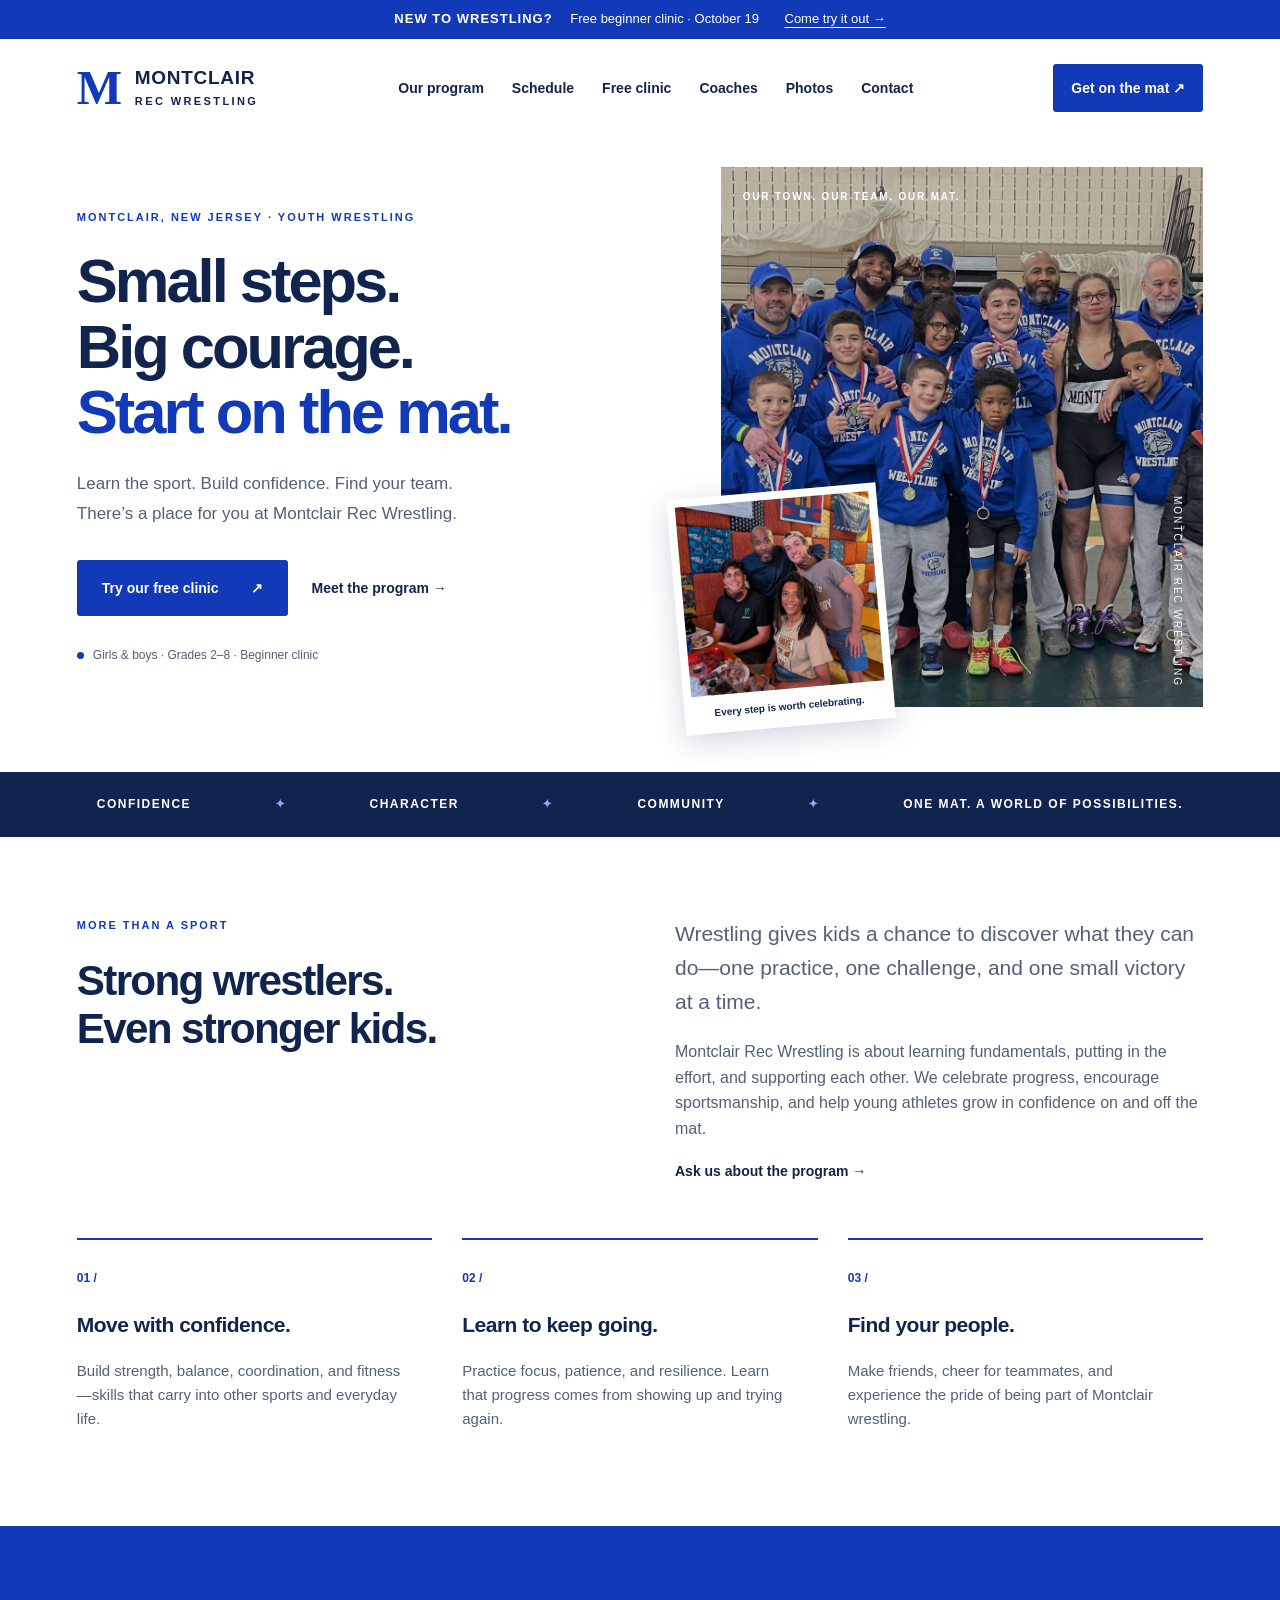
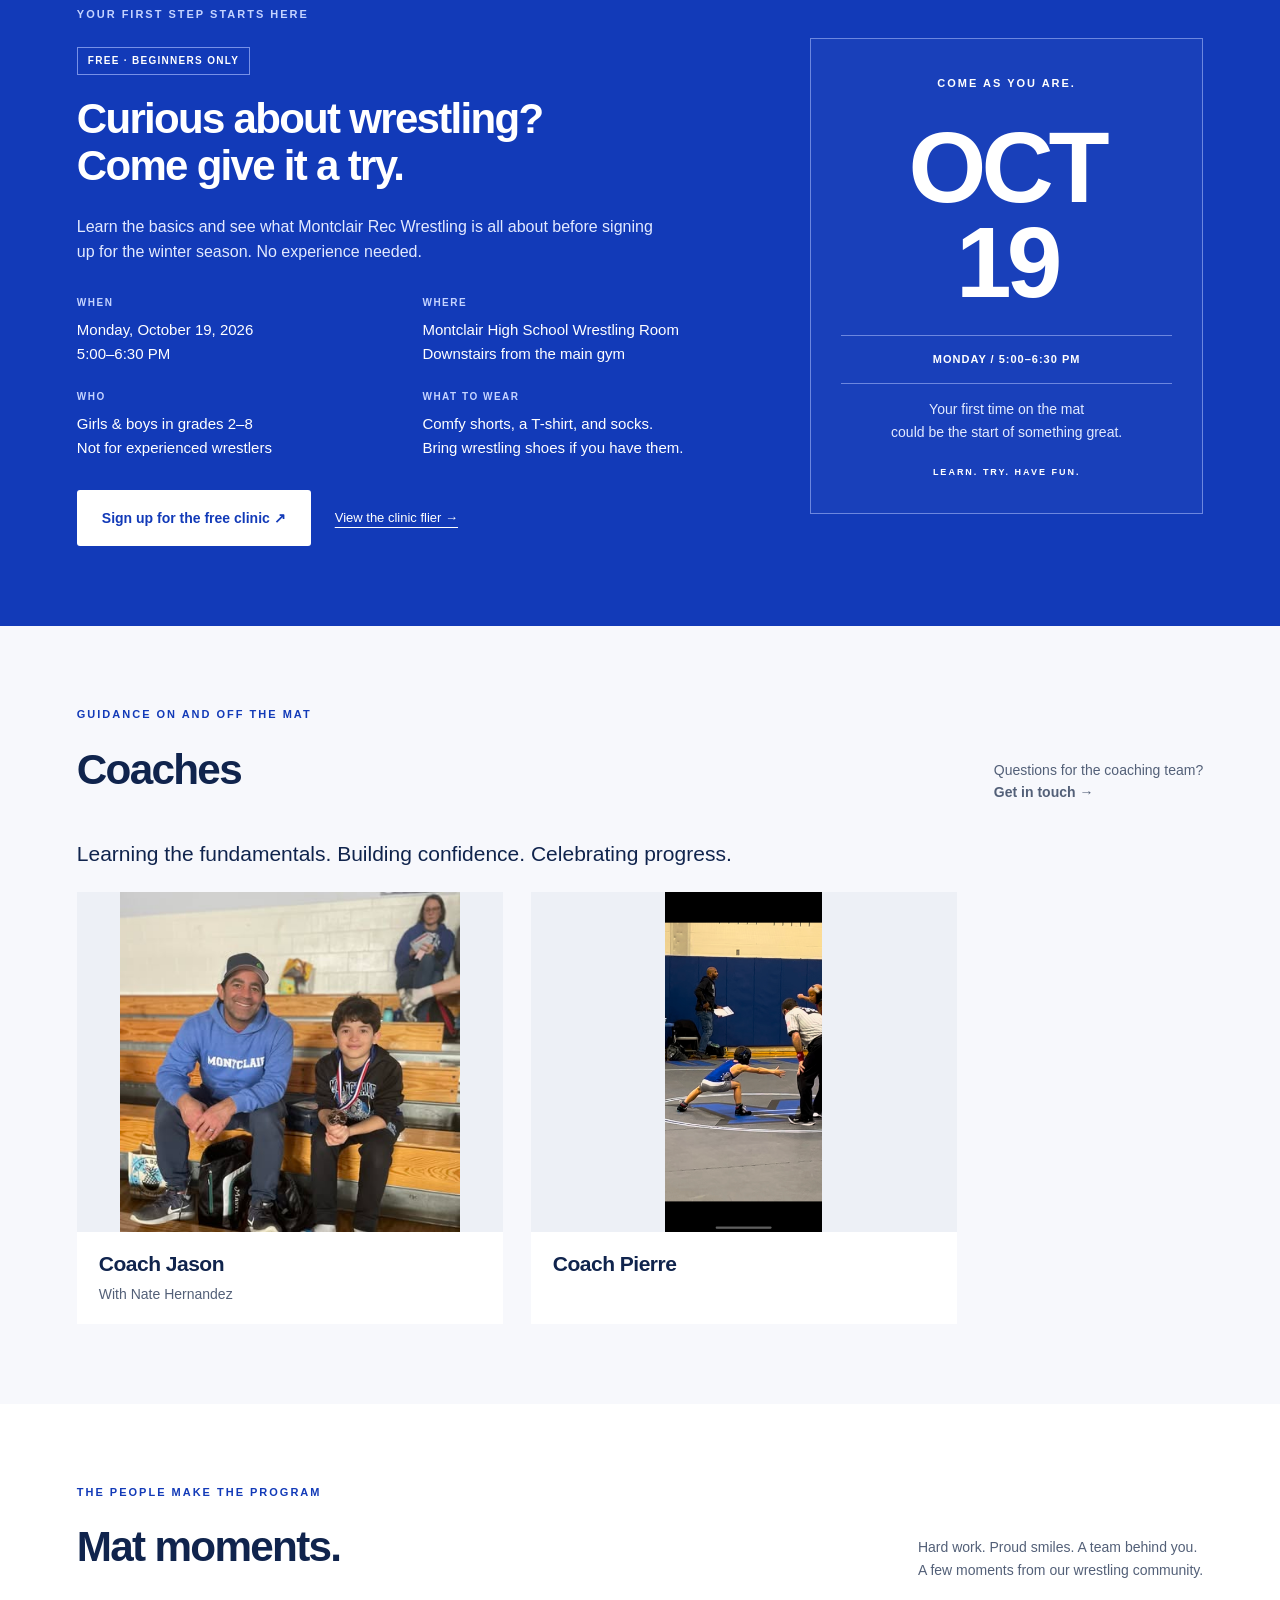
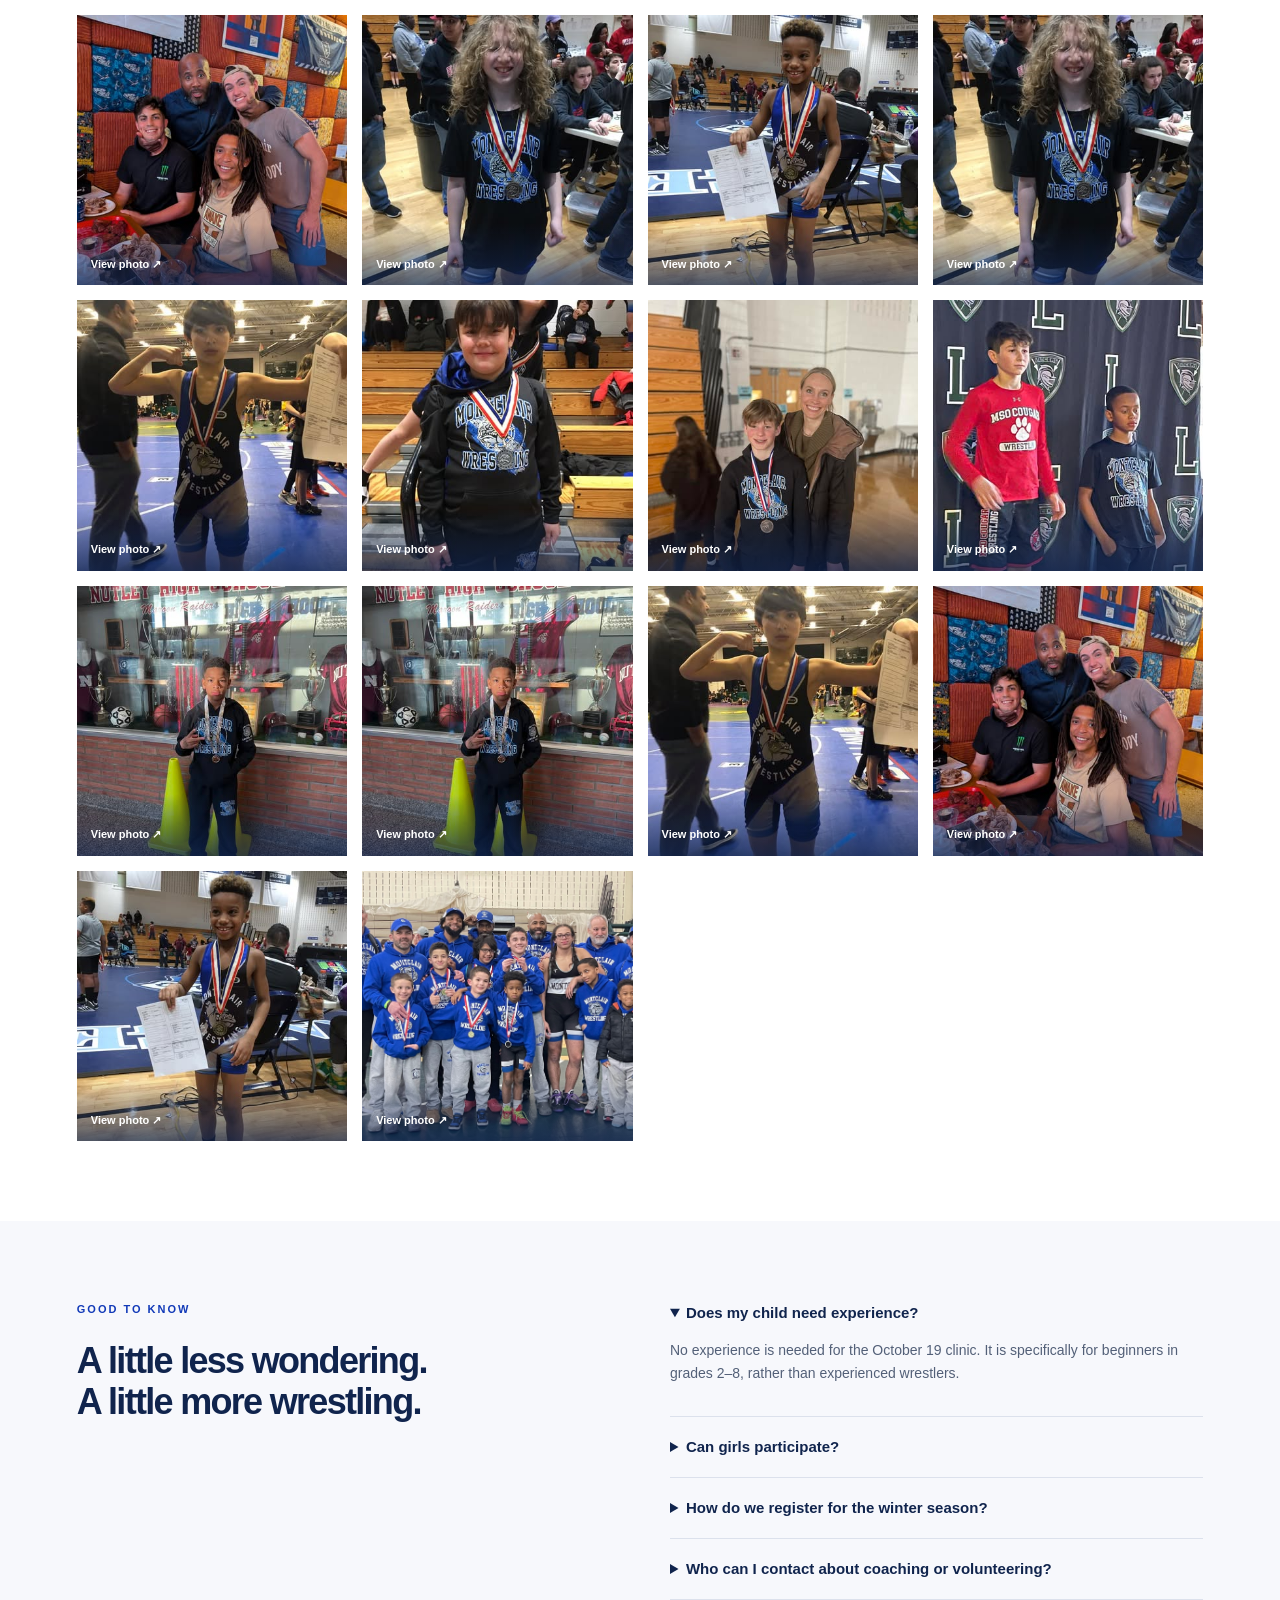
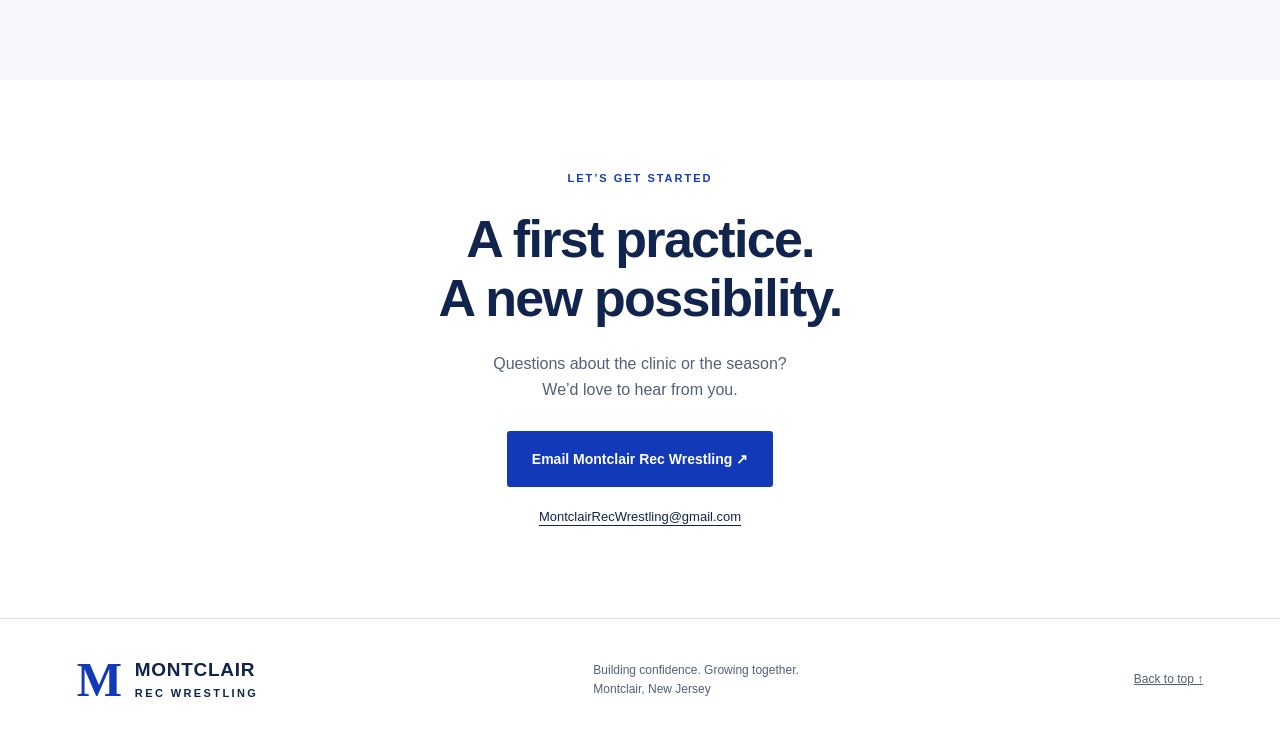
<file: index.html>
<!doctype html>
<html lang="en"><head><meta charset="utf-8"><meta name="viewport" content="width=device-width,initial-scale=1"><title>Montclair Rec Wrestling | Youth Wrestling in Montclair, NJ</title><meta name="description" content="Learn the sport. Find your confidence. Join Montclair Rec Wrestling, and try our free beginner clinic for girls and boys in grades 2–8 on October 19, 2026."><meta name="theme-color" content="#123ab8"><link rel="icon" href="favicon.svg" type="image/svg+xml"><link rel="stylesheet" href="styles.css"><script src="script.js" defer></script><style>.coaches-section{background:var(--paper)}.coach-grid{display:grid;grid-template-columns:repeat(2,minmax(0,1fr));gap:28px;max-width:880px}.coach-grid figure{margin:0;background:white}.coach-grid img{width:100%;height:340px;object-fit:contain;background:#edf0f6}.coach-grid figcaption{padding:18px 22px}.coach-grid h3{margin:0}.coach-grid figcaption p{margin:6px 0 0;color:var(--muted);font-size:14px}header nav{flex-wrap:wrap}@media(max-width:650px){.coach-grid{grid-template-columns:1fr}.coach-grid img{height:300px}}</style></head>
<body><a class="skip" href="#main">Skip to content</a>
<div class="announcement"><span>NEW TO WRESTLING?</span> Free beginner clinic · October 19 <a href="#clinic">Come try it out →</a></div>
<header><a class="brand" href="index.html" aria-label="Montclair Rec Wrestling home"><span class="mark">M</span><span>MONTCLAIR<small>REC WRESTLING</small></span></a><nav aria-label="Main navigation"><a href="program.html">Our program</a><a href="schedule.html" aria-label="View practice schedule">Schedule</a><a href="clinic.html">Free clinic</a><a href="coaches.html">Coaches</a><a href="photos.html">Photos</a><a href="contact.html">Contact</a></nav><a class="button small" href="clinic.html">Get on the mat ↗</a></header><main id="main"><section class="hero"><div class="hero-copy"><p class="eyebrow">MONTCLAIR, NEW JERSEY · YOUTH WRESTLING</p><h1>Small steps.<br>Big courage.<br><em>Start on the mat.</em></h1><p class="lead">Learn the sport. Build confidence. Find your team.<br>There’s a place for you at Montclair Rec Wrestling.</p><div class="actions"><a class="button" href="#clinic">Try our free clinic <span>↗</span></a><a class="text-link" href="#about">Meet the program →</a></div><div class="hero-note"><span class="dot"></span> Girls & boys · Grades 2–8 · Beginner clinic</div></div><div class="hero-art"><img class="gym" src="Team Pic.jpg" alt="Wrestling mats ready for a meet at Montclair High School" width="600" height="720" fetchpriority="high"><div class="image-caption">OUR TOWN. OUR TEAM. OUR MAT.</div><div class="inset"><img src="photo-02.jpg" alt="A Montclair wrestler and coach celebrating together" width="250" height="250"><span>Every step is worth celebrating.</span></div><span class="vertical">MONTCLAIR REC WRESTLING</span></div></section>
<div class="values-strip"><span>CONFIDENCE</span><i>✦</i><span>CHARACTER</span><i>✦</i><span>COMMUNITY</span><i>✦</i><span>ONE MAT. A WORLD OF POSSIBILITIES.</span></div>
<section id="about" class="section about"><div><p class="eyebrow">MORE THAN A SPORT</p><h2>Strong wrestlers.<br>Even stronger kids.</h2></div><div><p class="large-copy">Wrestling gives kids a chance to discover what they can do—one practice, one challenge, and one small victory at a time.</p><p>Montclair Rec Wrestling is about learning fundamentals, putting in the effort, and supporting each other. We celebrate progress, encourage sportsmanship, and help young athletes grow in confidence on and off the mat.</p><a class="text-link" href="#contact">Ask us about the program →</a></div></section>
<section class="benefits section" aria-label="Benefits of wrestling"><article><span class="number">01 /</span><h3>Move with confidence.</h3><p>Build strength, balance, coordination, and fitness—skills that carry into other sports and everyday life.</p></article><article><span class="number">02 /</span><h3>Learn to keep going.</h3><p>Practice focus, patience, and resilience. Learn that progress comes from showing up and trying again.</p></article><article><span class="number">03 /</span><h3>Find your people.</h3><p>Make friends, cheer for teammates, and experience the pride of being part of Montclair wrestling.</p></article></section>
<section id="clinic" class="clinic section"><div class="clinic-main"><p class="eyebrow">YOUR FIRST STEP STARTS HERE</p><div class="pill">FREE · BEGINNERS ONLY</div><h2>Curious about wrestling?<br>Come give it a try.</h2><p>Learn the basics and see what Montclair Rec Wrestling is all about before signing up for the winter season. No experience needed.</p><dl class="event-details"><div><dt>WHEN</dt><dd>Monday, October 19, 2026<br>5:00–6:30 PM</dd></div><div><dt>WHERE</dt><dd>Montclair High School Wrestling Room<br>Downstairs from the main gym</dd></div><div><dt>WHO</dt><dd>Girls & boys in grades 2–8<br>Not for experienced wrestlers</dd></div><div><dt>WHAT TO WEAR</dt><dd>Comfy shorts, a T-shirt, and socks.<br>Bring wrestling shoes if you have them.</dd></div></dl><div class="actions"><a class="button white" href="https://tools.signupgenius.com/c/montclair-rec-wrestling-clinic" target="_blank" rel="noopener noreferrer">Sign up for the free clinic ↗</a><a class="flyer-link" href="Clinic%20Flier.jpg" target="_blank" rel="noopener">View the clinic flier →</a></div></div><aside class="date-card"><span>COME AS YOU ARE.</span><strong>OCT<br>19</strong><div>MONDAY / 5:00–6:30 PM</div><p>Your first time on the mat<br>could be the start of something great.</p><span class="card-bottom">LEARN. TRY. HAVE FUN.</span></aside></section>
<section id="coaches" class="section coaches-section" aria-labelledby="coaches-title"><div class="section-heading"><div><p class="eyebrow">GUIDANCE ON AND OFF THE MAT</p><h2 id="coaches-title">Coaches</h2></div><p>Questions for the coaching team?<br><a class="text-link" href="mailto:MontclairRecWrestling@gmail.com?subject=Question%20for%20the%20coaches">Get in touch →</a></p></div><p class="large-copy">Learning the fundamentals. Building confidence. Celebrating progress.</p><div class="coach-grid"><figure><a href="Coach%20Jason%20and%20Nate%20Hernandez.jpg" data-photo><img src="Coach%20Jason%20and%20Nate%20Hernandez.jpg" alt="Coach Jason and Nate Hernandez" loading="lazy"></a><figcaption><h3>Coach Jason</h3><p>With Nate Hernandez</p></figcaption></figure><figure><a href="Coach%20Pierre.jpg" data-photo><img src="Coach%20Pierre.jpg" alt="Coach Pierre" loading="lazy"></a><figcaption><h3>Coach Pierre</h3></figcaption></figure></div></section>
<section id="photos" class="section gallery-section"><div class="section-heading"><div><p class="eyebrow">THE PEOPLE MAKE THE PROGRAM</p><h2>Mat moments.</h2></div><p>Hard work. Proud smiles. A team behind you.<br>A few moments from our wrestling community.</p></div><div class="gallery"><a class="photo" href="photo-02.jpg" data-photo><img src="photo-02.jpg" alt="A Montclair wrestler and coach celebrating after competition" loading="lazy" width="400" height="400"><span>View photo ↗</span></a><a class="photo" href="photo-03.jpg" data-photo><img src="photo-03.jpg" alt="Young wrestlers on the awards podium" loading="lazy" width="400" height="400"><span>View photo ↗</span></a><a class="photo" href="photo-11.jpg" data-photo><img src="photo-11.jpg" alt="Montclair wrestler holding a certificate after competition" loading="lazy" width="400" height="400"><span>View photo ↗</span></a><a class="photo" href="photo-03.jpg" data-photo><img src="photo-03.jpg" alt="Montclair wrestler wearing competition medals" loading="lazy" width="400" height="400"><span>View photo ↗</span></a><a class="photo" href="photo-06.jpg" data-photo><img src="photo-06.jpg" alt="Montclair wrestler celebrating with medals" loading="lazy" width="400" height="400"><span>View photo ↗</span></a><a class="photo" href="photo-14.jpg" data-photo><img src="photo-14.jpg" alt="Montclair wrestler smiling with tournament medals" loading="lazy" width="400" height="400"><span>View photo ↗</span></a><a class="photo" href="photo-07.jpg" data-photo><img src="photo-07.jpg" alt="A young wrestler and family member at a competition" loading="lazy" width="400" height="400"><span>View photo ↗</span></a><a class="photo" href="photo-08.jpg" data-photo><img src="photo-08.jpg" alt="Wrestlers standing at a tournament awards presentation" loading="lazy" width="400" height="400"><span>View photo ↗</span></a><a class="photo" href="photo-10.jpg" data-photo><img src="photo-10.jpg" alt="Montclair wrestler wearing medals after a tournament" loading="lazy" width="400" height="400"><span>View photo ↗</span></a><a class="photo" href="photo-10.jpg" data-photo><img src="photo-10.jpg" alt="A wrestler with medals in front of the Montclair trophy case" loading="lazy" width="400" height="400"><span>View photo ↗</span></a><a class="photo" href="photo-06.jpg" data-photo><img src="photo-06.jpg" alt="Montclair wrestler holding a certificate and wearing medals" loading="lazy" width="400" height="400"><span>View photo ↗</span></a><a class="photo" href="photo-02.jpg" data-photo><img src="photo-02.jpg" alt="Members of the Montclair wrestling community together" loading="lazy" width="400" height="400"><span>View photo ↗</span></a><a class="photo" href="photo-11.jpg" data-photo><img src="photo-11.jpg" alt="Families watching a wrestling meet from the bleachers" loading="lazy" width="400" height="400"><span>View photo ↗</span></a><a class="photo" href="Team Pic.jpg" data-photo><img src="Team Pic.jpg" alt="Wrestling mats set up in the Montclair High School gym" loading="lazy" width="400" height="400"><span>View photo ↗</span></a></div></section>
<section class="section faq" id="program"><div><p class="eyebrow">GOOD TO KNOW</p><h2>A little less wondering.<br>A little more wrestling.</h2></div><div><details open><summary>Does my child need experience?</summary><p>No experience is needed for the October 19 clinic. It is specifically for beginners in grades 2–8, rather than experienced wrestlers.</p></details><details><summary>Can girls participate?</summary><p>Absolutely. The beginner clinic welcomes both girls and boys in grades 2–8.</p></details><details><summary>How do we register for the winter season?</summary><p>Contact us for current season registration details, fees, practice times, and eligibility. The clinic sign-up is separate from season registration.</p><a href="mailto:MontclairRecWrestling@gmail.com?subject=Winter%20season%20information">Ask about the winter season →</a></details><details><summary>Who can I contact about coaching or volunteering?</summary><p>Email MontclairRecWrestling@gmail.com to connect with the program about coaching, volunteering, or questions about your child’s experience.</p></details></div></section>
<section id="contact" class="contact section"><p class="eyebrow">LET’S GET STARTED</p><h2>A first practice.<br>A new possibility.</h2><p>Questions about the clinic or the season?<br>We’d love to hear from you.</p><a class="button" href="mailto:MontclairRecWrestling@gmail.com">Email Montclair Rec Wrestling ↗</a><a class="email" href="mailto:MontclairRecWrestling@gmail.com">MontclairRecWrestling@gmail.com</a></section>
</main><footer><a class="brand" href="#"><span class="mark">M</span><span>MONTCLAIR<small>REC WRESTLING</small></span></a><p>Building confidence. Growing together.<br>Montclair, New Jersey</p><a href="#main">Back to top ↑</a></footer>
<dialog id="photo-dialog" aria-label="Photo viewer"><button type="button" class="close" aria-label="Close photo viewer">×</button><img alt=""><p></p></dialog></body></html>
</file>
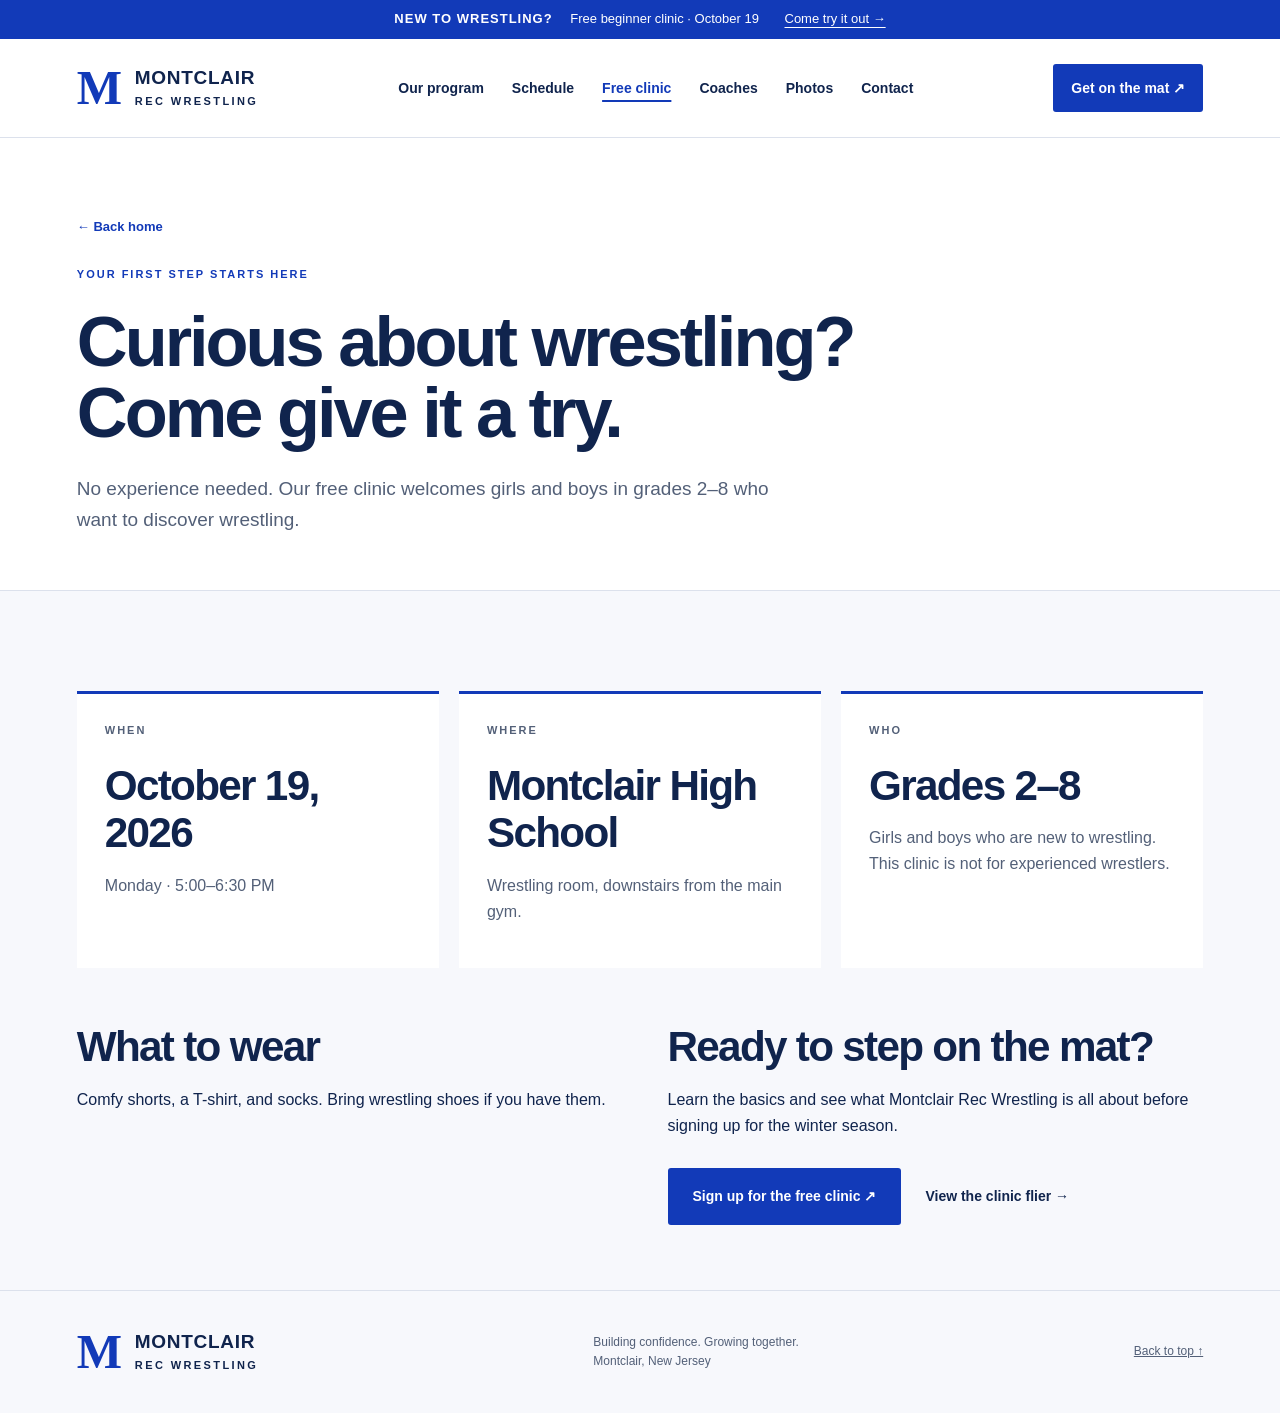
<file: clinic.html>
<!doctype html>
<html lang="en"><head><meta charset="utf-8"><meta name="viewport" content="width=device-width,initial-scale=1"><title>Free Beginner Clinic | Montclair Rec Wrestling</title><meta name="description" content="Details and registration for the free Montclair Rec Wrestling beginner clinic on October 19, 2026."><meta name="theme-color" content="#123ab8"><link rel="icon" href="favicon.svg" type="image/svg+xml"><link rel="stylesheet" href="styles.css"><script src="script.js" defer></script></head>
<body class="page"><a class="skip" href="#main">Skip to content</a><div class="announcement"><span>NEW TO WRESTLING?</span> Free beginner clinic · October 19 <a href="clinic.html">Come try it out →</a></div>
<header><a class="brand" href="index.html" aria-label="Montclair Rec Wrestling home"><span class="mark">M</span><span>MONTCLAIR<small>REC WRESTLING</small></span></a><nav aria-label="Main navigation"><a href="program.html">Our program</a><a href="schedule.html">Schedule</a><a href="clinic.html" aria-current="page">Free clinic</a><a href="coaches.html">Coaches</a><a href="photos.html">Photos</a><a href="contact.html">Contact</a></nav><a class="button small" href="clinic.html">Get on the mat ↗</a></header>
<main id="main" class="page-main"><section class="page-hero"><a class="back-link" href="index.html">← Back home</a><p class="eyebrow">YOUR FIRST STEP STARTS HERE</p><h1>Curious about wrestling?<br>Come give it a try.</h1><p class="intro">No experience needed. Our free clinic welcomes girls and boys in grades 2–8 who want to discover wrestling.</p></section><section class="content-section"><div class="info-cards"><article class="info-card"><p class="eyebrow">WHEN</p><h2>October 19, 2026</h2><p>Monday · 5:00–6:30 PM</p></article><article class="info-card"><p class="eyebrow">WHERE</p><h2>Montclair High School</h2><p>Wrestling room, downstairs from the main gym.</p></article><article class="info-card"><p class="eyebrow">WHO</p><h2>Grades 2–8</h2><p>Girls and boys who are new to wrestling. This clinic is not for experienced wrestlers.</p></article></div><div class="two-column" style="margin-top:55px"><div><h2>What to wear</h2><p>Comfy shorts, a T-shirt, and socks. Bring wrestling shoes if you have them.</p></div><div><h2>Ready to step on the mat?</h2><p>Learn the basics and see what Montclair Rec Wrestling is all about before signing up for the winter season.</p><div class="actions"><a class="button" href="https://tools.signupgenius.com/c/montclair-rec-wrestling-clinic" target="_blank" rel="noopener noreferrer">Sign up for the free clinic ↗</a><a class="text-link" href="Clinic%20Flier.jpg" target="_blank" rel="noopener">View the clinic flier →</a></div></div></div></section></main>
<footer><a class="brand" href="index.html"><span class="mark">M</span><span>MONTCLAIR<small>REC WRESTLING</small></span></a><p>Building confidence. Growing together.<br>Montclair, New Jersey</p><a href="#main">Back to top ↑</a></footer></body></html>
</file>
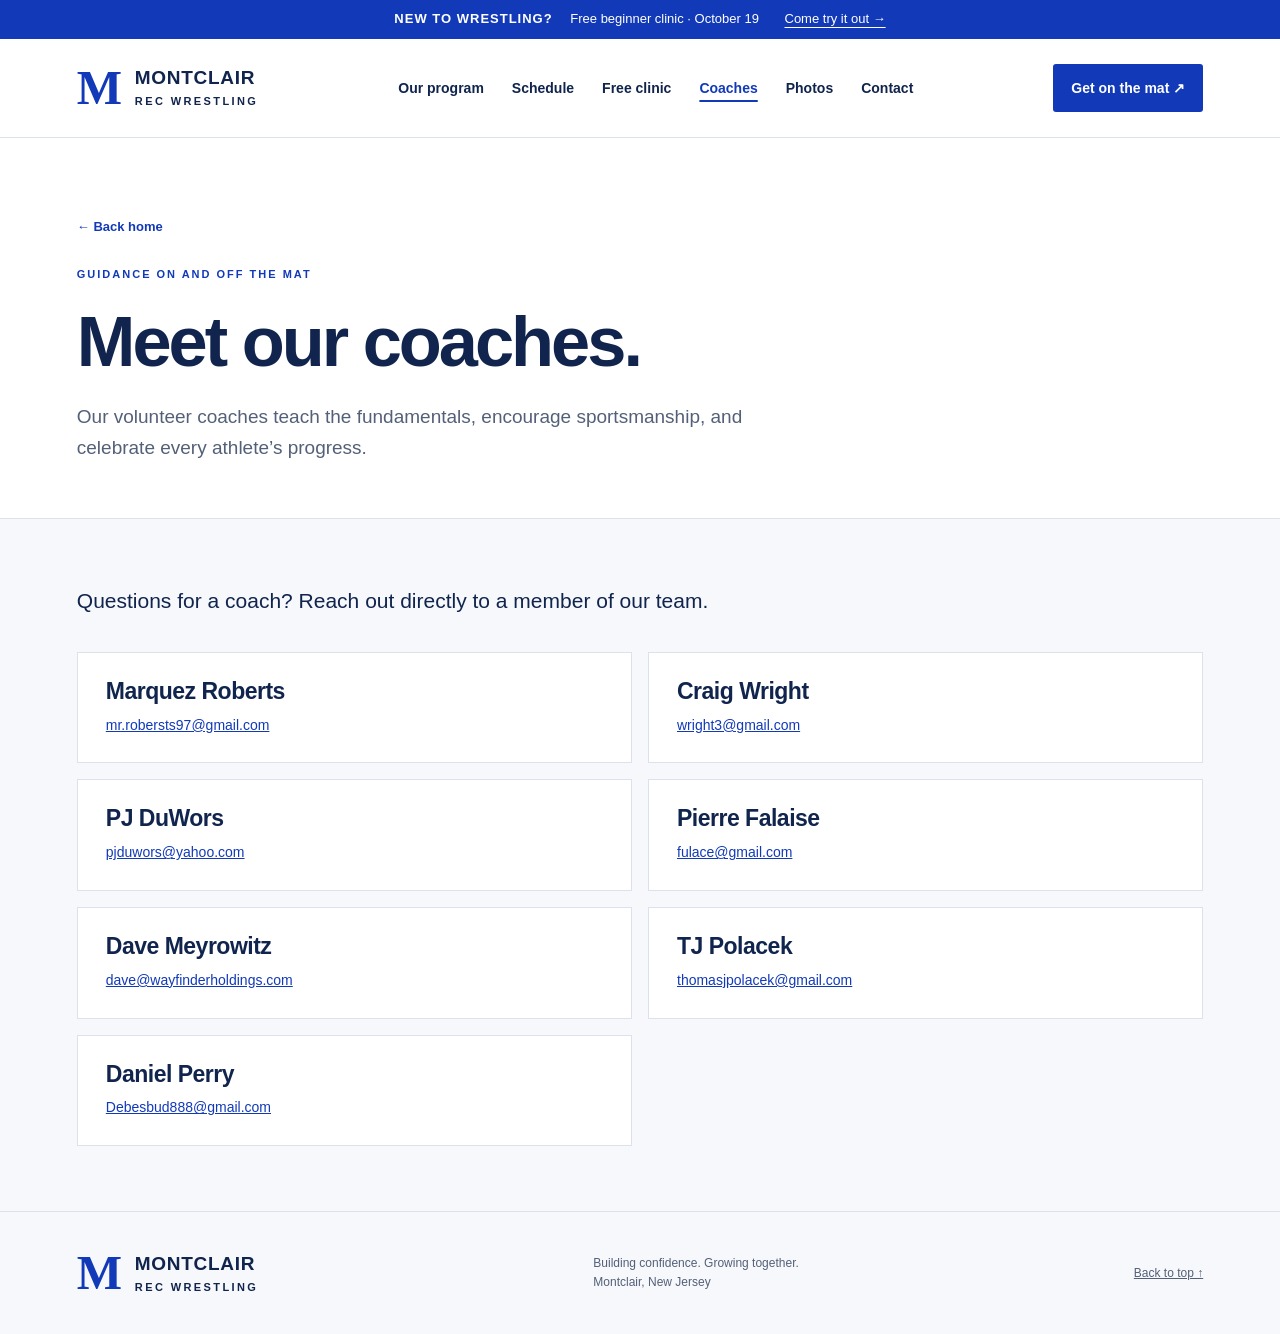
<file: coaches.html>
<!doctype html>
<html lang="en"><head><meta charset="utf-8"><meta name="viewport" content="width=device-width,initial-scale=1"><title>Coaches | Montclair Rec Wrestling</title><meta name="description" content="Meet the Montclair Rec Wrestling coaching team and contact a coach."><meta name="theme-color" content="#123ab8"><link rel="icon" href="favicon.svg" type="image/svg+xml"><link rel="stylesheet" href="styles.css"><script src="script.js" defer></script></head>
<body class="page"><a class="skip" href="#main">Skip to content</a><div class="announcement"><span>NEW TO WRESTLING?</span> Free beginner clinic · October 19 <a href="clinic.html">Come try it out →</a></div>
<header><a class="brand" href="index.html" aria-label="Montclair Rec Wrestling home"><span class="mark">M</span><span>MONTCLAIR<small>REC WRESTLING</small></span></a><nav aria-label="Main navigation"><a href="program.html">Our program</a><a href="schedule.html">Schedule</a><a href="clinic.html">Free clinic</a><a href="coaches.html" aria-current="page">Coaches</a><a href="photos.html">Photos</a><a href="contact.html">Contact</a></nav><a class="button small" href="clinic.html">Get on the mat ↗</a></header>
<main id="main" class="page-main"><section class="page-hero"><a class="back-link" href="index.html">← Back home</a><p class="eyebrow">GUIDANCE ON AND OFF THE MAT</p><h1>Meet our coaches.</h1><p class="intro">Our volunteer coaches teach the fundamentals, encourage sportsmanship, and celebrate every athlete’s progress.</p></section><section class="content-section"><p class="large-copy">Questions for a coach? Reach out directly to a member of our team.</p><div class="coach-list"><article class="coach-card"><h2>Marquez Roberts</h2><a href="mailto:mr.robersts97@gmail.com">mr.robersts97@gmail.com</a></article><article class="coach-card"><h2>Craig Wright</h2><a href="mailto:wright3@gmail.com">wright3@gmail.com</a></article><article class="coach-card"><h2>PJ DuWors</h2><a href="mailto:pjduwors@yahoo.com">pjduwors@yahoo.com</a></article><article class="coach-card"><h2>Pierre Falaise</h2><a href="mailto:fulace@gmail.com">fulace@gmail.com</a></article><article class="coach-card"><h2>Dave Meyrowitz</h2><a href="mailto:dave@wayfinderholdings.com">dave@wayfinderholdings.com</a></article><article class="coach-card"><h2>TJ Polacek</h2><a href="mailto:thomasjpolacek@gmail.com">thomasjpolacek@gmail.com</a></article><article class="coach-card"><h2>Daniel Perry</h2><a href="mailto:Debesbud888@gmail.com">Debesbud888@gmail.com</a></article></div></section></main>
<footer><a class="brand" href="index.html"><span class="mark">M</span><span>MONTCLAIR<small>REC WRESTLING</small></span></a><p>Building confidence. Growing together.<br>Montclair, New Jersey</p><a href="#main">Back to top ↑</a></footer></body></html>
</file>
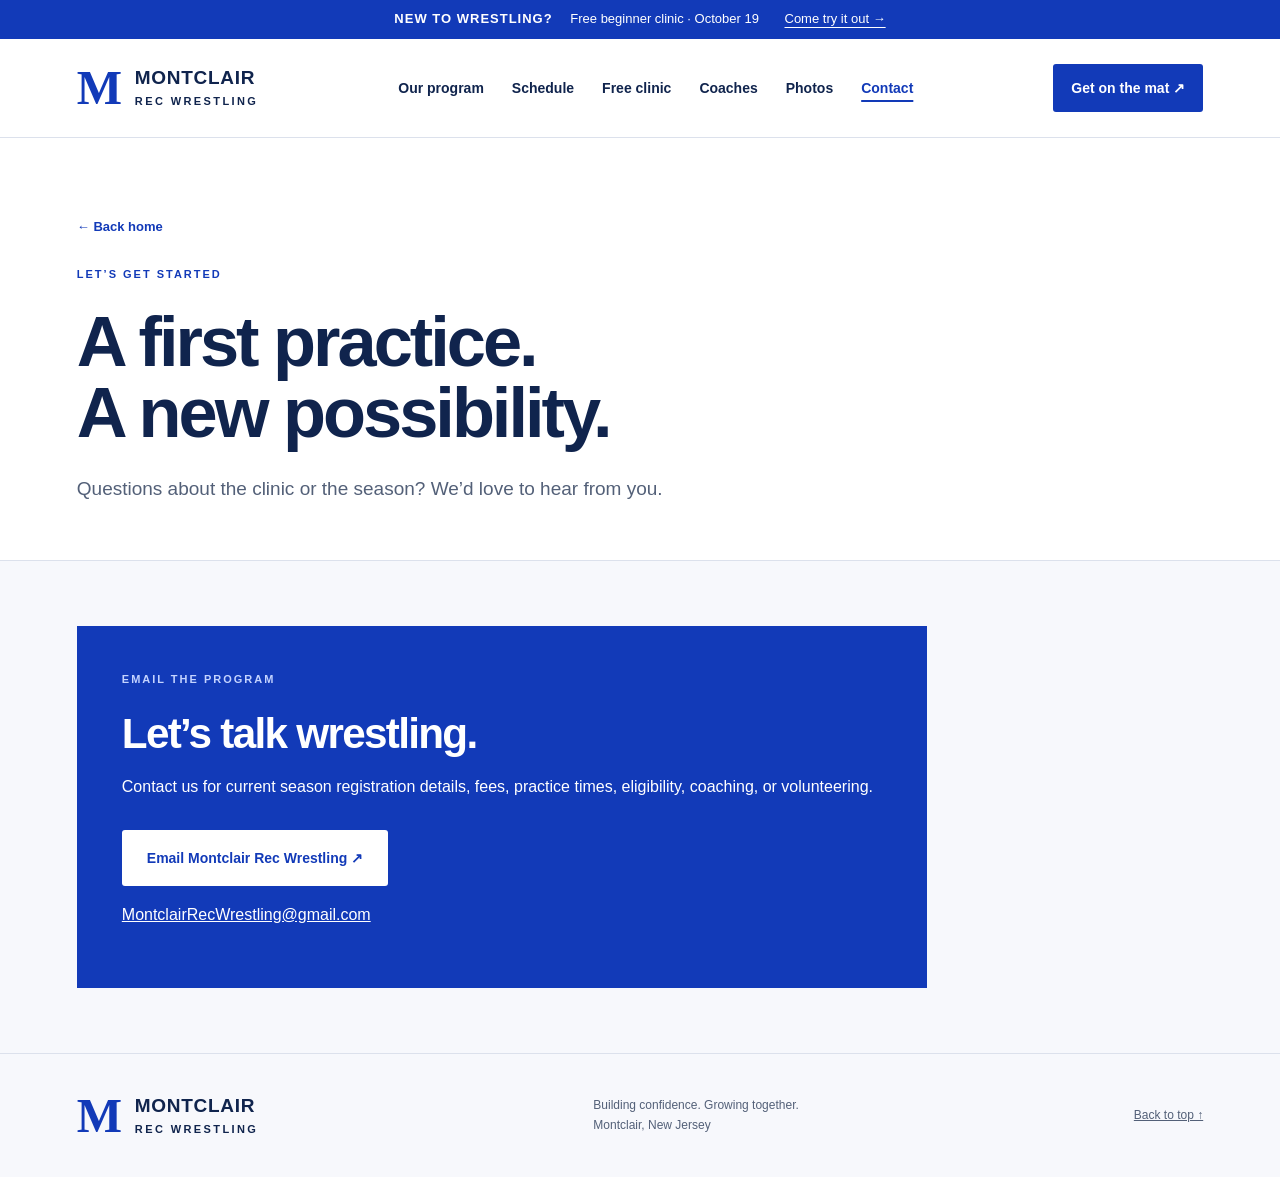
<file: contact.html>
<!doctype html>
<html lang="en"><head><meta charset="utf-8"><meta name="viewport" content="width=device-width,initial-scale=1"><title>Contact | Montclair Rec Wrestling</title><meta name="description" content="Contact Montclair Rec Wrestling with questions about clinics, the season, coaching, or volunteering."><meta name="theme-color" content="#123ab8"><link rel="icon" href="favicon.svg" type="image/svg+xml"><link rel="stylesheet" href="styles.css"><script src="script.js" defer></script></head>
<body class="page"><a class="skip" href="#main">Skip to content</a><div class="announcement"><span>NEW TO WRESTLING?</span> Free beginner clinic · October 19 <a href="clinic.html">Come try it out →</a></div>
<header><a class="brand" href="index.html" aria-label="Montclair Rec Wrestling home"><span class="mark">M</span><span>MONTCLAIR<small>REC WRESTLING</small></span></a><nav aria-label="Main navigation"><a href="program.html">Our program</a><a href="schedule.html">Schedule</a><a href="clinic.html">Free clinic</a><a href="coaches.html">Coaches</a><a href="photos.html">Photos</a><a href="contact.html" aria-current="page">Contact</a></nav><a class="button small" href="clinic.html">Get on the mat ↗</a></header>
<main id="main" class="page-main"><section class="page-hero"><a class="back-link" href="index.html">← Back home</a><p class="eyebrow">LET’S GET STARTED</p><h1>A first practice.<br>A new possibility.</h1><p class="intro">Questions about the clinic or the season? We’d love to hear from you.</p></section><section class="content-section"><div class="contact-panel"><p class="eyebrow">EMAIL THE PROGRAM</p><h2>Let’s talk wrestling.</h2><p>Contact us for current season registration details, fees, practice times, eligibility, coaching, or volunteering.</p><div class="actions"><a class="button white" href="mailto:MontclairRecWrestling@gmail.com">Email Montclair Rec Wrestling ↗</a></div><p><a href="mailto:MontclairRecWrestling@gmail.com">MontclairRecWrestling@gmail.com</a></p></div></section></main>
<footer><a class="brand" href="index.html"><span class="mark">M</span><span>MONTCLAIR<small>REC WRESTLING</small></span></a><p>Building confidence. Growing together.<br>Montclair, New Jersey</p><a href="#main">Back to top ↑</a></footer></body></html>
</file>
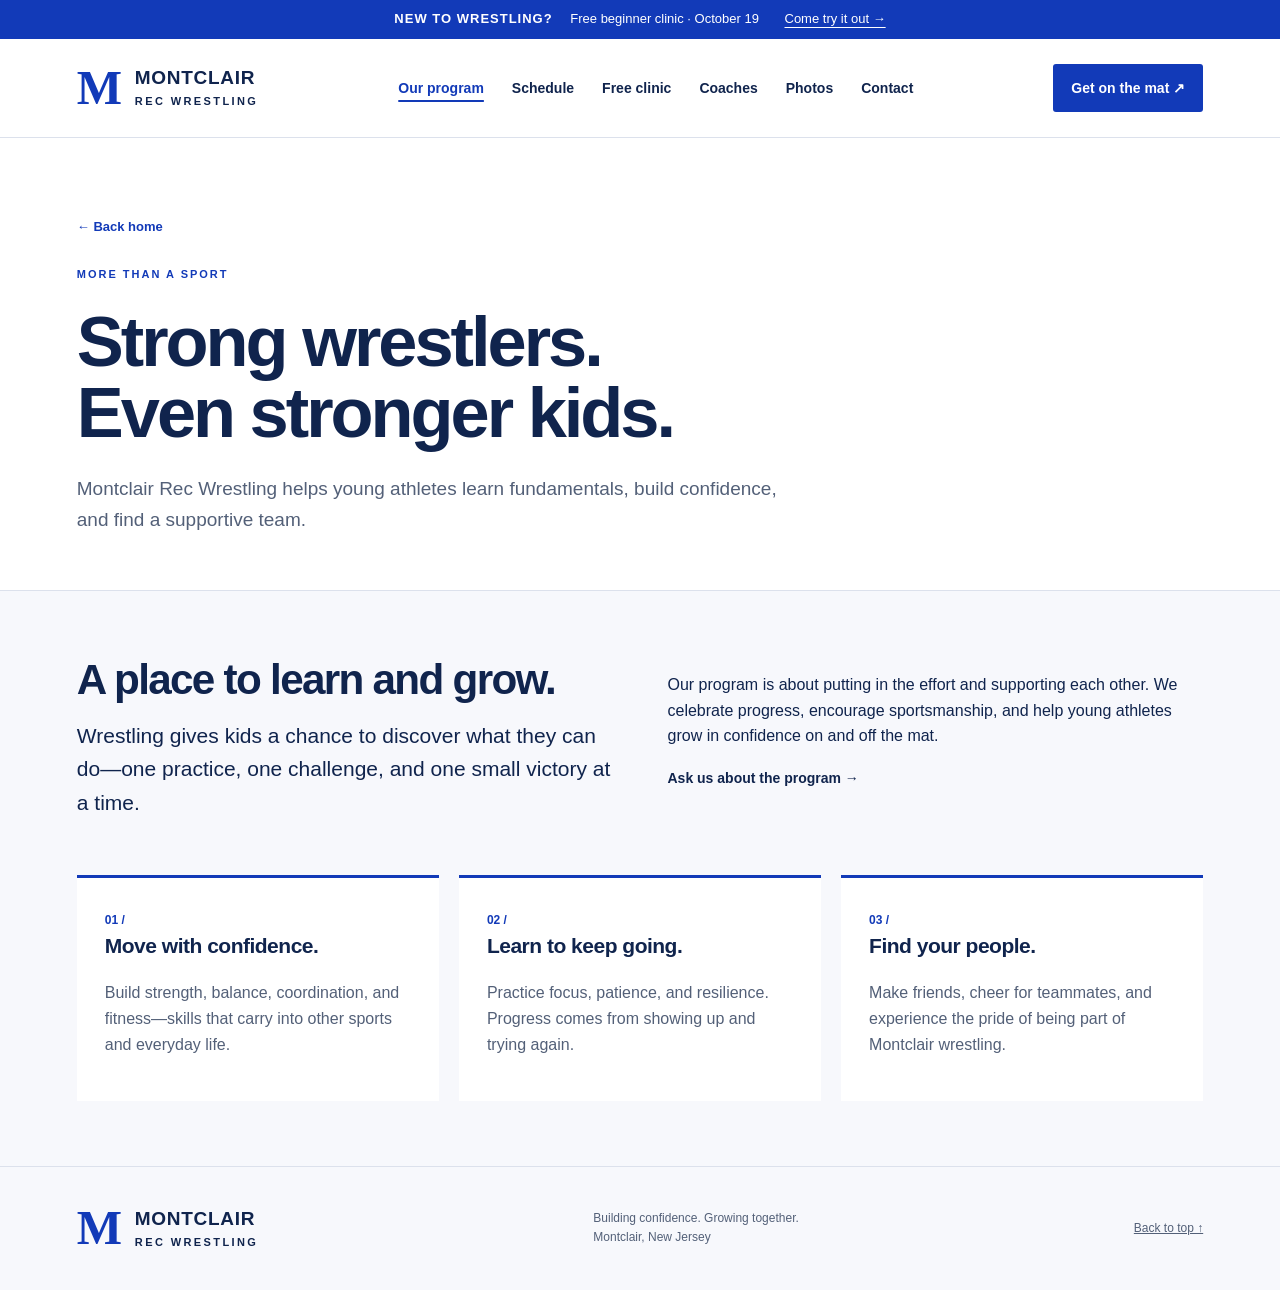
<file: program.html>
<!doctype html>
<html lang="en"><head><meta charset="utf-8"><meta name="viewport" content="width=device-width,initial-scale=1"><title>Our Program | Montclair Rec Wrestling</title><meta name="description" content="Learn about Montclair Rec Wrestling and the skills young athletes build on and off the mat."><meta name="theme-color" content="#123ab8"><link rel="icon" href="favicon.svg" type="image/svg+xml"><link rel="stylesheet" href="styles.css"><script src="script.js" defer></script></head>
<body class="page"><a class="skip" href="#main">Skip to content</a><div class="announcement"><span>NEW TO WRESTLING?</span> Free beginner clinic · October 19 <a href="clinic.html">Come try it out →</a></div>
<header><a class="brand" href="index.html" aria-label="Montclair Rec Wrestling home"><span class="mark">M</span><span>MONTCLAIR<small>REC WRESTLING</small></span></a><nav aria-label="Main navigation"><a href="program.html" aria-current="page">Our program</a><a href="schedule.html">Schedule</a><a href="clinic.html">Free clinic</a><a href="coaches.html">Coaches</a><a href="photos.html">Photos</a><a href="contact.html">Contact</a></nav><a class="button small" href="clinic.html">Get on the mat ↗</a></header>
<main id="main" class="page-main"><section class="page-hero"><a class="back-link" href="index.html">← Back home</a><p class="eyebrow">MORE THAN A SPORT</p><h1>Strong wrestlers.<br>Even stronger kids.</h1><p class="intro">Montclair Rec Wrestling helps young athletes learn fundamentals, build confidence, and find a supportive team.</p></section><section class="content-section"><div class="two-column"><div><h2>A place to learn and grow.</h2><p class="large-copy">Wrestling gives kids a chance to discover what they can do—one practice, one challenge, and one small victory at a time.</p></div><div><p>Our program is about putting in the effort and supporting each other. We celebrate progress, encourage sportsmanship, and help young athletes grow in confidence on and off the mat.</p><a class="text-link" href="contact.html">Ask us about the program →</a></div></div><div class="info-cards"><article class="info-card"><span class="number">01 /</span><h3>Move with confidence.</h3><p>Build strength, balance, coordination, and fitness—skills that carry into other sports and everyday life.</p></article><article class="info-card"><span class="number">02 /</span><h3>Learn to keep going.</h3><p>Practice focus, patience, and resilience. Progress comes from showing up and trying again.</p></article><article class="info-card"><span class="number">03 /</span><h3>Find your people.</h3><p>Make friends, cheer for teammates, and experience the pride of being part of Montclair wrestling.</p></article></div></section></main>
<footer><a class="brand" href="index.html"><span class="mark">M</span><span>MONTCLAIR<small>REC WRESTLING</small></span></a><p>Building confidence. Growing together.<br>Montclair, New Jersey</p><a href="#main">Back to top ↑</a></footer></body></html>
</file>
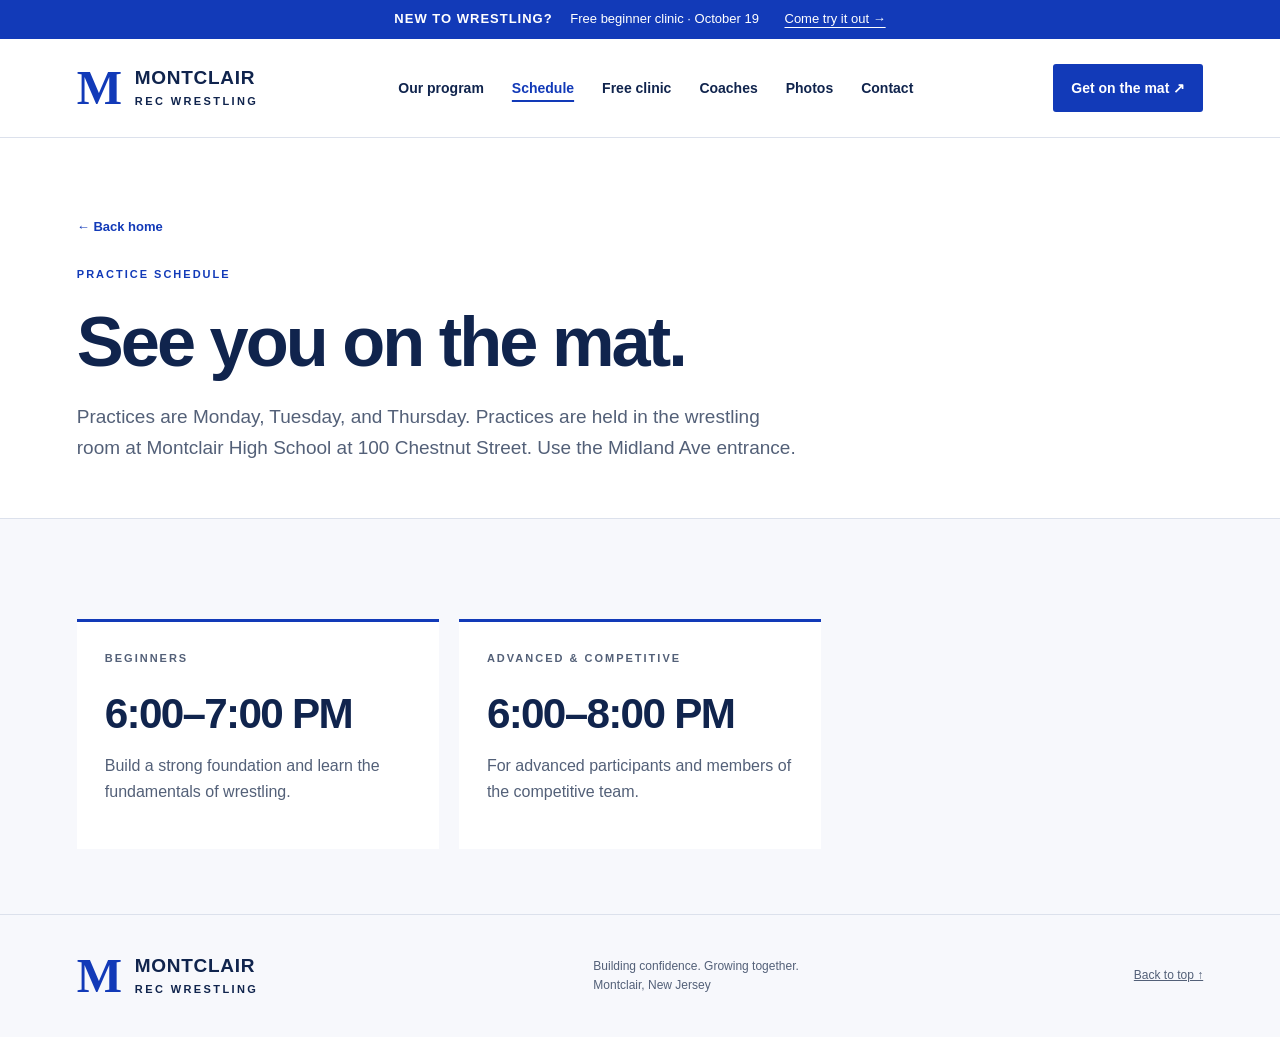
<file: schedule.html>
<!doctype html>
<html lang="en"><head><meta charset="utf-8"><meta name="viewport" content="width=device-width,initial-scale=1"><title>Practice Schedule | Montclair Rec Wrestling</title><meta name="description" content="Practice times and location for Montclair Rec Wrestling beginners, advanced participants, and the competitive team."><meta name="theme-color" content="#123ab8"><link rel="icon" href="favicon.svg" type="image/svg+xml"><link rel="stylesheet" href="styles.css"><script src="script.js" defer></script></head>
<body class="page"><a class="skip" href="#main">Skip to content</a><div class="announcement"><span>NEW TO WRESTLING?</span> Free beginner clinic · October 19 <a href="clinic.html">Come try it out →</a></div>
<header><a class="brand" href="index.html" aria-label="Montclair Rec Wrestling home"><span class="mark">M</span><span>MONTCLAIR<small>REC WRESTLING</small></span></a><nav aria-label="Main navigation"><a href="program.html">Our program</a><a href="schedule.html" aria-current="page">Schedule</a><a href="clinic.html">Free clinic</a><a href="coaches.html">Coaches</a><a href="photos.html">Photos</a><a href="contact.html">Contact</a></nav><a class="button small" href="clinic.html">Get on the mat ↗</a></header>
<main id="main" class="page-main"><section class="page-hero"><a class="back-link" href="index.html">← Back home</a><p class="eyebrow">PRACTICE SCHEDULE</p><h1>See you on the mat.</h1><p class="intro">Practices are Monday, Tuesday, and Thursday. Practices are held in the wrestling room at Montclair High School at 100 Chestnut Street. Use the Midland Ave entrance.</p></section><section class="content-section"><div class="info-cards schedule-cards"><article class="info-card"><p class="eyebrow">BEGINNERS</p><h2>6:00–7:00 PM</h2><p>Build a strong foundation and learn the fundamentals of wrestling.</p></article><article class="info-card"><p class="eyebrow">ADVANCED &amp; COMPETITIVE</p><h2>6:00–8:00 PM</h2><p>For advanced participants and members of the competitive team.</p></article></div></section></main>
<footer><a class="brand" href="index.html"><span class="mark">M</span><span>MONTCLAIR<small>REC WRESTLING</small></span></a><p>Building confidence. Growing together.<br>Montclair, New Jersey</p><a href="#main">Back to top ↑</a></footer></body></html>
</file>
<file: styles.css>
:root{--blue:#123ab8;--navy:#10244d;--paper:#f7f8fc;--muted:#536078;--line:#dce1ec}*{box-sizing:border-box}html{scroll-behavior:smooth;scroll-padding-top:30px}body{margin:0;background:#fff;color:var(--navy);font-family:Arial,Helvetica,sans-serif;line-height:1.6}a{color:inherit}img{max-width:100%;display:block}button,a,summary{-webkit-tap-highlight-color:transparent}a:focus-visible,button:focus-visible,summary:focus-visible{outline:3px solid #ecaa20;outline-offset:5px}.skip{position:fixed;top:-100px;left:16px;z-index:10;background:white;padding:12px}.skip:focus{top:10px}.announcement{background:var(--blue);color:white;text-align:center;padding:9px 20px;font-size:13px}.announcement span{font-weight:800;letter-spacing:1px;margin-right:14px}.announcement a{margin-left:22px;text-underline-offset:4px}header,footer{max-width:1440px;margin:auto;display:flex;justify-content:space-between;align-items:center;padding:25px 6%;gap:25px}.brand{display:flex;align-items:center;gap:12px;text-decoration:none;font-size:19px;font-weight:900;letter-spacing:.7px;line-height:1.1}.brand small{display:block;font-size:11px;letter-spacing:2.4px;margin-top:6px}.mark{font-family:Georgia,serif;font-size:48px;color:var(--blue);line-height:1}nav{display:flex;gap:28px;font-size:14px;font-weight:600}nav a{text-decoration:none}nav a:hover,.text-link:hover{color:var(--blue)}.button{display:inline-flex;justify-content:center;align-items:center;gap:32px;padding:16px 24px;background:var(--blue);color:white;text-decoration:none;font-size:14px;font-weight:700;border:1px solid transparent;border-radius:3px;transition:background .2s,transform .2s}.button:hover{background:#0c2b87;transform:translateY(-2px)}.button.small{padding:12px 17px}.hero{max-width:1440px;margin:auto;display:grid;grid-template-columns:1.1fr 1fr;padding:30px 6% 65px;gap:50px;align-items:center}.eyebrow{font-size:11px;font-weight:800;letter-spacing:2px;color:var(--blue);margin:0 0 22px}.hero h1{font-size:clamp(44px,4.8vw,70px);letter-spacing:-3px;line-height:1.06;margin:20px 0 25px;font-weight:900}.hero h1 em{color:var(--blue);font-style:normal}.lead{font-size:17px;line-height:1.8;color:var(--muted)}.actions{display:flex;gap:24px;align-items:center;flex-wrap:wrap;margin-top:30px}.text-link{font-size:14px;font-weight:700;text-decoration:none}.hero-note{font-size:12px;color:var(--muted);margin-top:30px;display:flex;align-items:center;gap:9px}.dot{height:7px;width:7px;border-radius:50%;background:var(--blue)}.hero-art{height:540px;position:relative;margin-left:30px;background:var(--blue)}.gym{width:100%;height:100%;object-fit:cover;filter:brightness(.78)}.image-caption{position:absolute;top:22px;left:22px;color:white;font-size:10px;letter-spacing:1.8px;font-weight:800}.inset{position:absolute;bottom:-20px;left:-45px;width:210px;background:white;padding:8px;transform:rotate(-5deg);box-shadow:0 8px 30px #10244d30}.inset img{width:100%;height:190px;object-fit:cover}.inset span{display:block;text-align:center;font-size:10px;font-weight:700;padding:10px 0 4px}.vertical{position:absolute;bottom:20px;right:18px;color:white;writing-mode:vertical-rl;font-size:10px;letter-spacing:2px}.values-strip{display:flex;justify-content:space-around;align-items:center;gap:18px;background:var(--navy);color:#fff;padding:23px 5%;font-size:12px;font-weight:800;letter-spacing:1.5px}.values-strip i{color:#8fa7ff;font-style:normal}.section{padding:80px 6%;max-width:1440px;margin:auto}h2{font-size:clamp(32px,3.3vw,46px);letter-spacing:-1.7px;line-height:1.13;margin:0 0 24px}h3{font-size:21px;letter-spacing:-.5px;line-height:1.3}.about{display:grid;grid-template-columns:1fr 1fr;gap:70px;padding-bottom:35px}.about p:not(.eyebrow){color:var(--muted)}.large-copy{font-size:21px;line-height:1.6;margin-top:0}.benefits{display:grid;grid-template-columns:repeat(3,1fr);gap:30px;padding-top:20px}.benefits article{border-top:2px solid var(--blue);padding:24px 20px 0 0}.number{color:var(--blue);font-weight:800;font-size:12px}.benefits p{color:var(--muted);font-size:15px}.clinic{background:var(--blue);color:white;display:grid;grid-template-columns:1.7fr 1fr;gap:65px;max-width:none;padding-left:max(6%,calc((100vw - 1268px)/2));padding-right:max(6%,calc((100vw - 1268px)/2))}.clinic .eyebrow{color:#c4d3ff}.pill{display:inline-block;font-size:10px;letter-spacing:1.3px;font-weight:800;padding:5px 10px;border:1px solid #7791e7;margin:0 0 20px}.clinic h2{font-size:42px}.clinic-main>p:not(.eyebrow){max-width:590px;color:#e3eaff}.event-details{display:grid;grid-template-columns:1fr 1fr;gap:23px;margin-top:30px}dt{font-size:10px;letter-spacing:1.5px;color:#c4d3ff;font-weight:800}dd{margin:7px 0 0;font-size:15px}.white{background:white;color:var(--blue)}.white:hover{background:#e5ebff}.flyer-link{font-size:13px;text-underline-offset:5px}.date-card{border:1px solid #6c87df;align-self:center;padding:30px;text-align:center;background:#ffffff08}.date-card>span{font-size:11px;font-weight:800;letter-spacing:2px}.date-card strong{font-size:100px;line-height:.95;letter-spacing:-5px;display:block;margin:25px 0}.date-card>div{font-size:11px;font-weight:800;letter-spacing:1px;border-top:1px solid #6c87df;border-bottom:1px solid #6c87df;padding:15px 0}.date-card p{font-size:14px;color:#e3eaff}.date-card .card-bottom{font-size:9px}.section-heading{display:flex;justify-content:space-between;gap:30px;align-items:end;margin-bottom:20px}.section-heading p:not(.eyebrow){color:var(--muted);font-size:14px}.gallery{display:grid;grid-template-columns:repeat(4,1fr);gap:15px}.photo{position:relative;overflow:hidden;background:var(--paper);aspect-ratio:1/1}.photo img{width:100%;height:100%;object-fit:cover;transition:transform .3s}.photo:hover img{transform:scale(1.04)}.photo span{position:absolute;bottom:0;left:0;right:0;background:linear-gradient(transparent,#10244dbb);padding:32px 14px 12px;color:white;font-size:11px;font-weight:700}.faq{background:var(--paper);display:grid;grid-template-columns:1fr 1fr;gap:60px}.faq h2{font-size:36px}details{border-bottom:1px solid var(--line);padding:18px 0}details:first-child{padding-top:0}summary{font-weight:700;font-size:15px;cursor:pointer}details p,details a{font-size:14px;color:var(--muted)}.contact{text-align:center;padding-top:90px;padding-bottom:90px}.contact h2{font-size:52px}.contact p:not(.eyebrow){color:var(--muted)}.contact .button{margin-top:12px}.email{display:block;margin-top:20px;font-size:13px;text-underline-offset:4px;overflow-wrap:anywhere}footer{border-top:1px solid var(--line);padding-top:30px;padding-bottom:30px}footer p,footer>a:last-child{font-size:12px;color:var(--muted)}dialog{padding:40px 18px 18px;border:0;border-radius:5px;max-width:90vw;max-height:92vh;background:var(--navy);color:white}dialog::backdrop{background:#081124dd}dialog img{max-height:72vh;width:auto;margin:auto;object-fit:contain}dialog p{font-size:13px;margin:14px 0 0;max-width:600px}.close{position:absolute;right:8px;top:2px;color:white;background:none;border:0;font-size:30px;cursor:pointer;width:36px;height:36px}@media(min-width:1500px){.clinic{padding-left:calc((100vw - 1268px)/2);padding-right:calc((100vw - 1268px)/2)}}@media(max-width:1000px){nav{gap:16px}header>.button{display:none}.hero{gap:20px}.hero h1{font-size:50px}.hero-art{height:490px}.inset{width:160px;left:-20px}.inset img{height:145px}.clinic{gap:30px}.clinic h2{font-size:36px}.date-card{padding:22px}.values-strip span:last-child,.values-strip i:last-of-type{display:none}}@media(max-width:650px){.announcement{font-size:11px;padding:9px 10px}.announcement span{display:none}.announcement a{margin-left:8px}header{padding:22px 6%;flex-wrap:wrap;gap:20px}.brand{font-size:17px}.mark{font-size:42px}nav{justify-content:space-between;width:100%;font-size:12px;gap:10px;border-top:1px solid var(--line);padding-top:14px}.hero{grid-template-columns:1fr;padding-top:15px;gap:30px;padding-bottom:55px}.hero h1{font-size:50px;letter-spacing:-2.4px}.eyebrow{font-size:9px;letter-spacing:1.5px}.lead{font-size:15px}.hero-art{height:360px;margin-left:20px;margin-right:0}.inset{width:160px}.gym{object-position:center 57%}.hero-note{font-size:11px}.actions{gap:18px}.button{padding:14px 18px;font-size:13px}.text-link{font-size:12px}.values-strip{font-size:9px;letter-spacing:1px;padding:18px 5%;gap:10px}.section{padding:55px 6%}.about,.faq{grid-template-columns:1fr;gap:12px}.large-copy{font-size:18px}.benefits{grid-template-columns:1fr;padding-top:0;gap:15px}.benefits article{padding-top:18px}.benefits h3{margin:10px 0}.benefits p{margin-top:10px}.clinic{grid-template-columns:1fr;gap:30px}.clinic h2{font-size:34px}.clinic-main>p{font-size:15px}.event-details{gap:22px 18px}dd{font-size:13px}.date-card{display:none}.section-heading{display:block}.gallery{grid-template-columns:repeat(2,1fr);gap:10px}.section-heading h2{margin-bottom:12px}.photo span{font-size:10px}.faq h2{font-size:32px}.contact h2{font-size:43px}footer{flex-wrap:wrap}footer p{max-width:180px}footer>a:last-child{width:100%}}@media(prefers-reduced-motion:reduce){html{scroll-behavior:auto}*{transition:none!important}}

/* Interior pages */
body.page{background:var(--paper)}
.page header{background:#fff;border-bottom:1px solid var(--line)}
.page nav a[aria-current="page"]{color:var(--blue);text-decoration:underline;text-decoration-thickness:2px;text-underline-offset:7px}
.page-main{max-width:1440px;margin:auto}
.page-hero{padding:75px 6% 55px;background:#fff;border-bottom:1px solid var(--line)}
.page-hero h1{font-size:clamp(44px,5.5vw,76px);line-height:1.02;letter-spacing:-3px;margin:0;max-width:850px}
.page-hero .intro{font-size:19px;color:var(--muted);max-width:720px;margin:25px 0 0}
.content-section{padding:65px 6%}
.content-section h2{margin-bottom:15px}
.two-column{display:grid;grid-template-columns:1fr 1fr;gap:55px}
.info-cards{display:grid;grid-template-columns:repeat(3,1fr);gap:20px;margin-top:35px}
.info-card{background:#fff;border-top:3px solid var(--blue);padding:28px}
.info-card h2,.info-card h3{margin-top:0}
.info-card p{color:var(--muted)}
.coach-list{display:grid;grid-template-columns:repeat(2,1fr);gap:16px;margin-top:34px}
.coach-card{background:#fff;border:1px solid var(--line);padding:25px 28px}
.coach-card h2{font-size:23px;margin:0 0 8px;letter-spacing:-.5px}
.coach-card a{color:var(--blue);font-size:14px;overflow-wrap:anywhere}
.page-gallery{display:grid;grid-template-columns:repeat(3,1fr);gap:16px}
.page-gallery a{background:#fff;text-decoration:none}
.page-gallery img{width:100%;height:280px;object-fit:cover}
.page-gallery span{display:block;padding:13px 15px;font-size:12px;font-weight:700}
.contact-panel{background:var(--blue);color:#fff;padding:45px;max-width:850px}
.contact-panel .eyebrow{color:#c4d3ff}.contact-panel a:not(.button){color:#fff}
.back-link{display:inline-block;margin-bottom:28px;font-size:13px;font-weight:700;text-decoration:none;color:var(--blue)}
@media(max-width:800px){.info-cards{grid-template-columns:1fr}.page-gallery{grid-template-columns:repeat(2,1fr)}.two-column,.coach-list{grid-template-columns:1fr}.page-hero{padding-top:50px}.page-gallery img{height:220px}}
@media(max-width:500px){.page-gallery{grid-template-columns:1fr}.page-gallery img{height:280px}.contact-panel{padding:30px 22px}}
</file>
